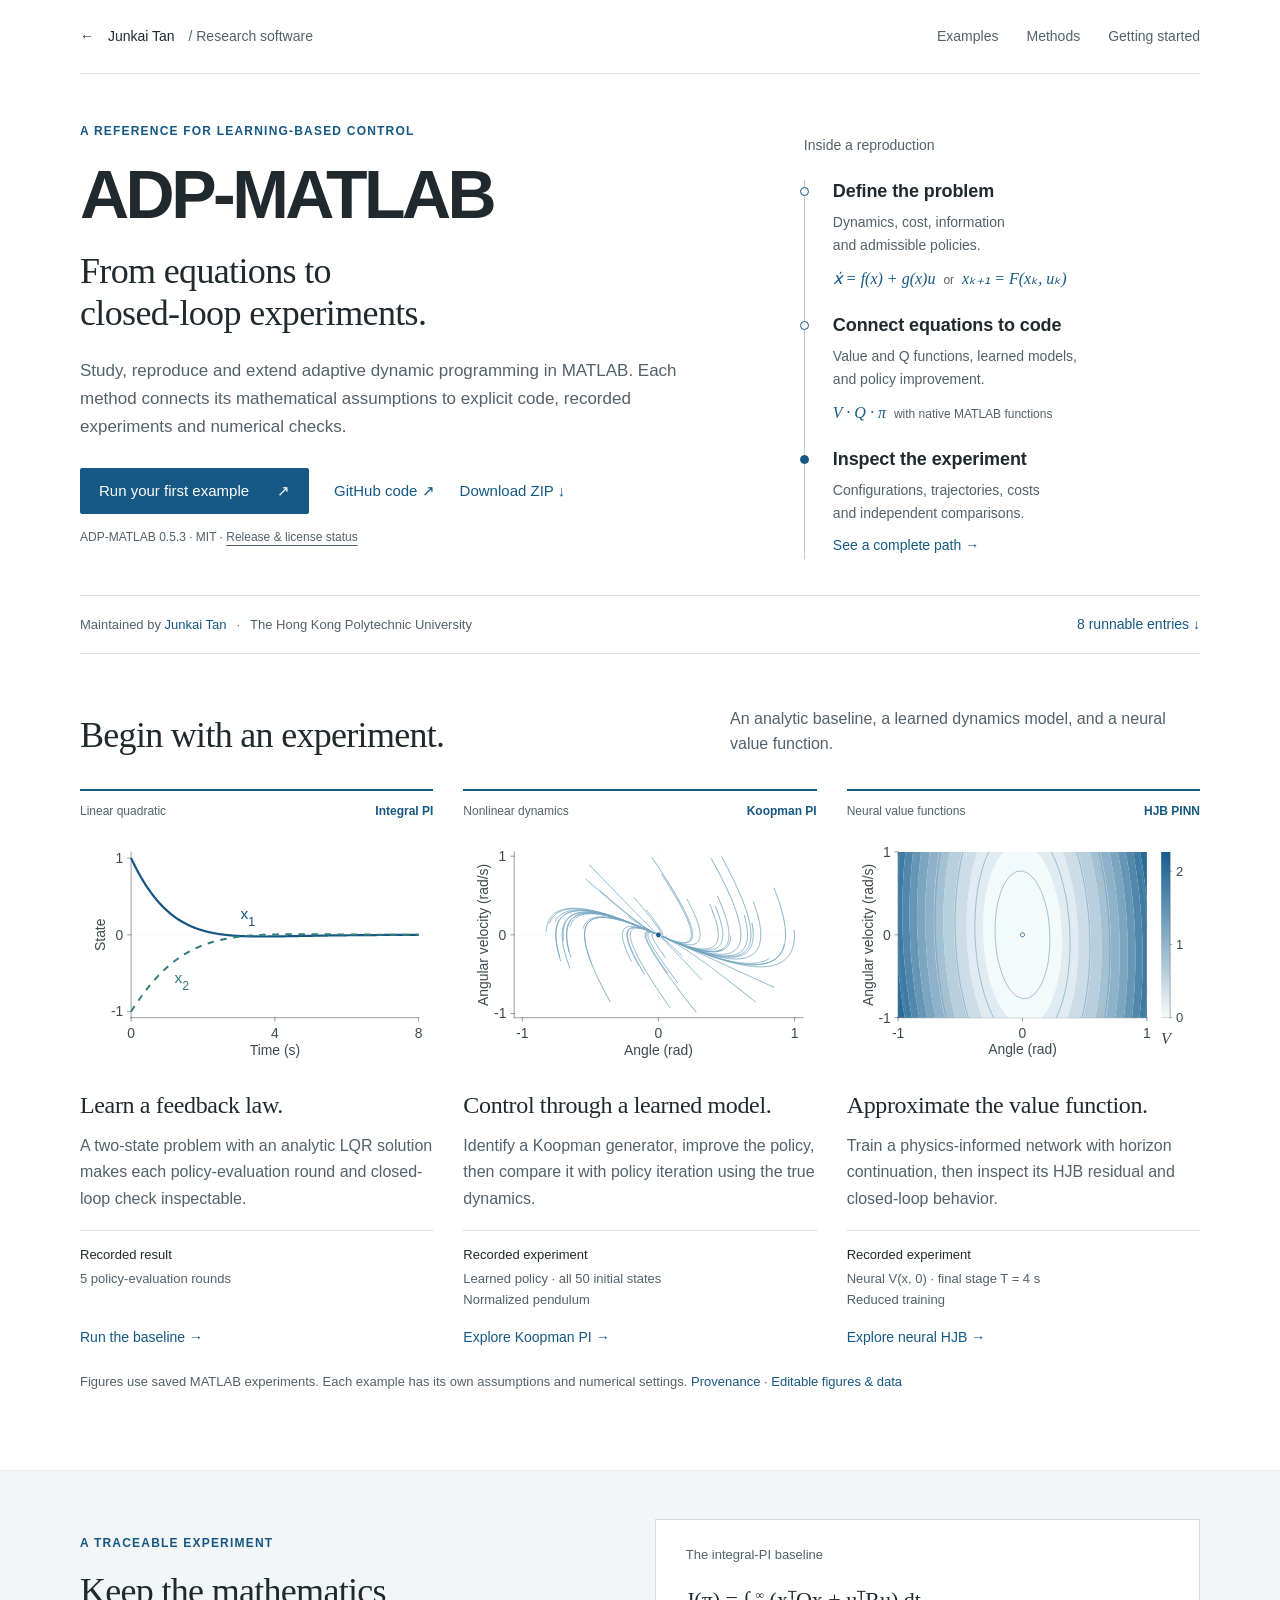
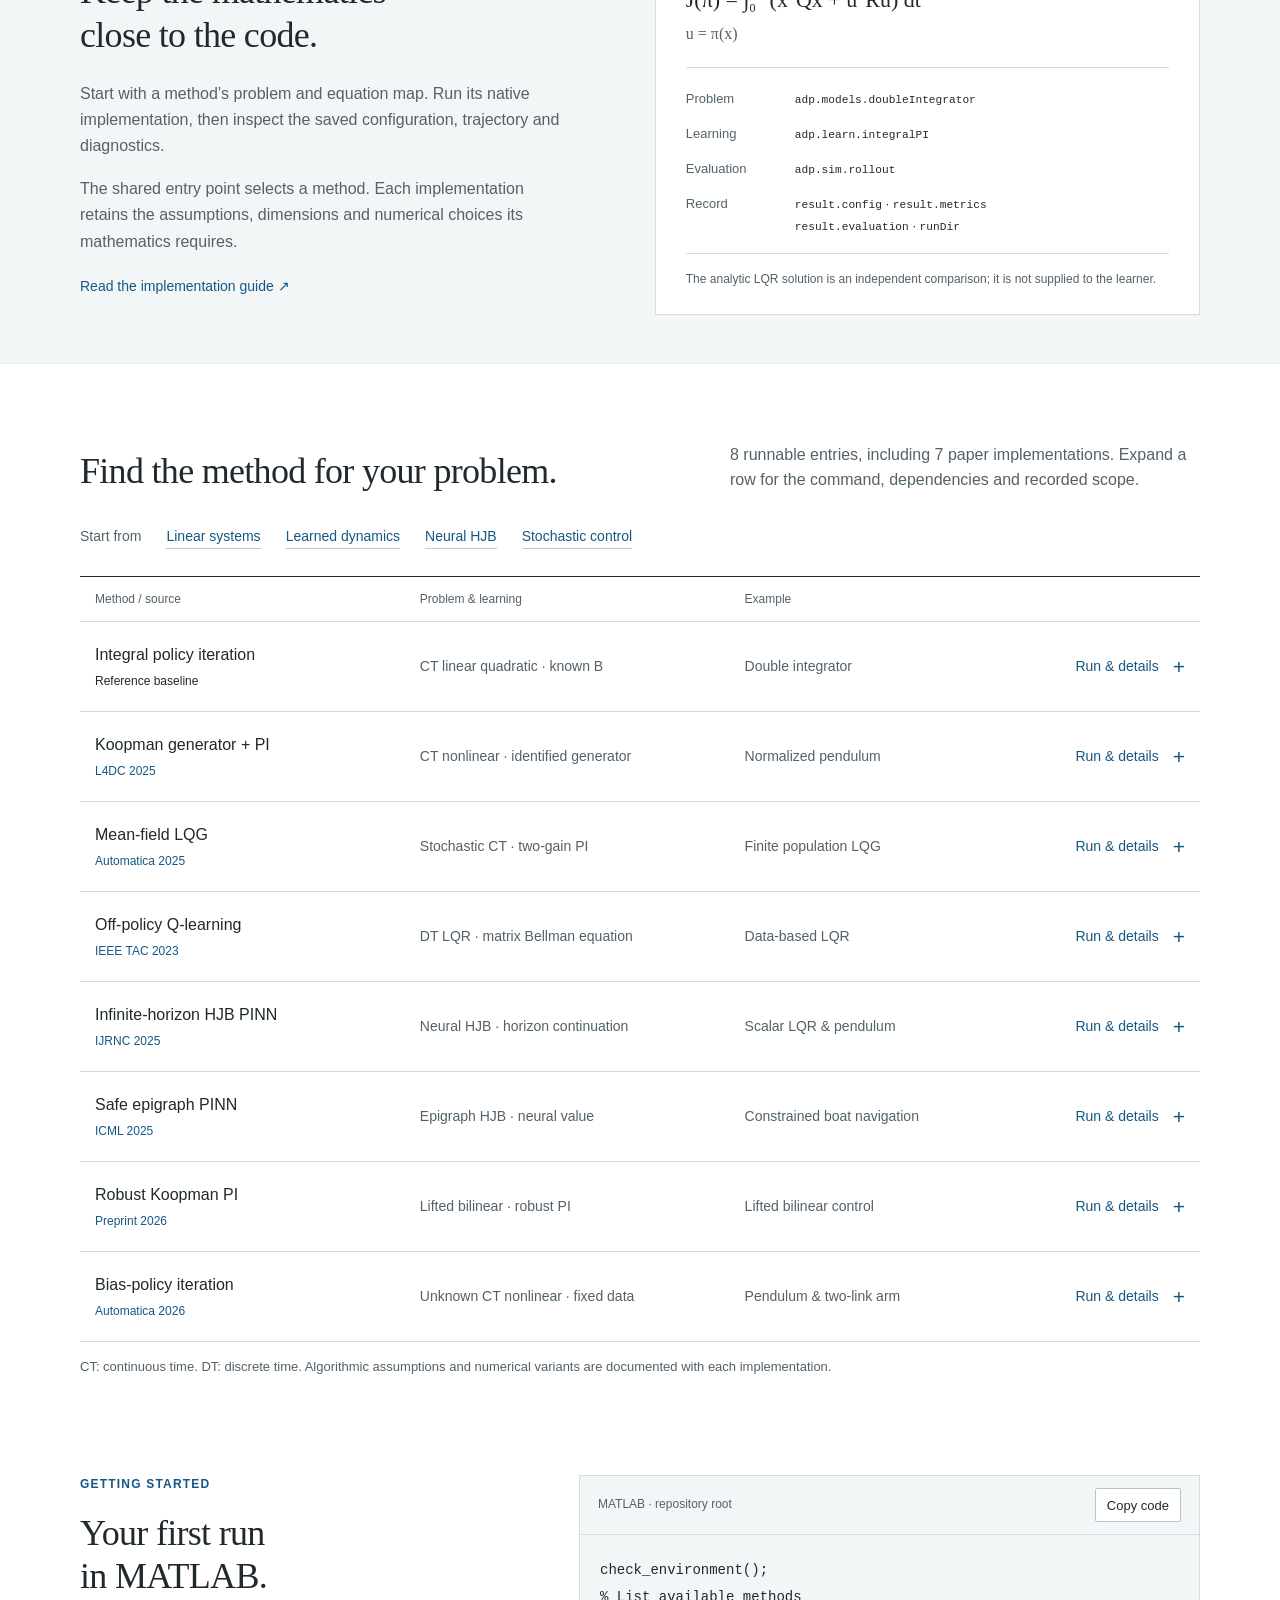
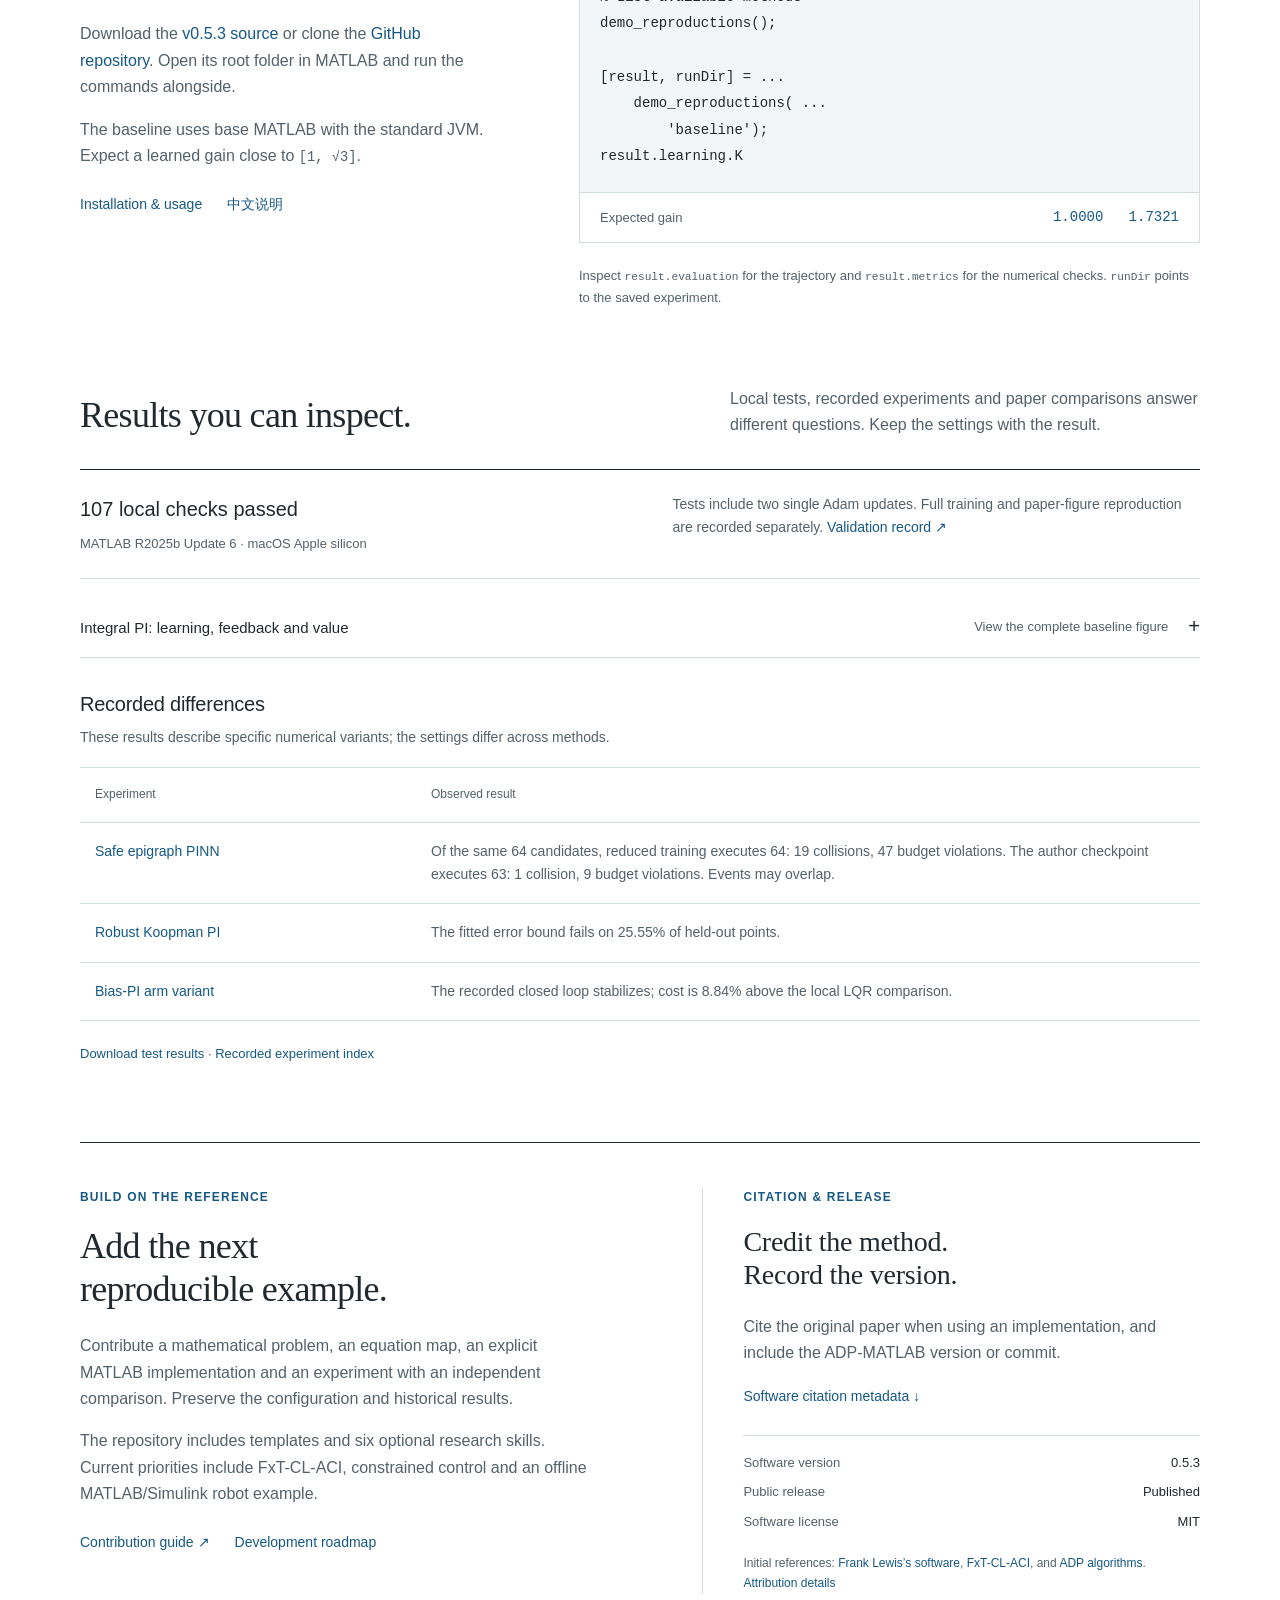
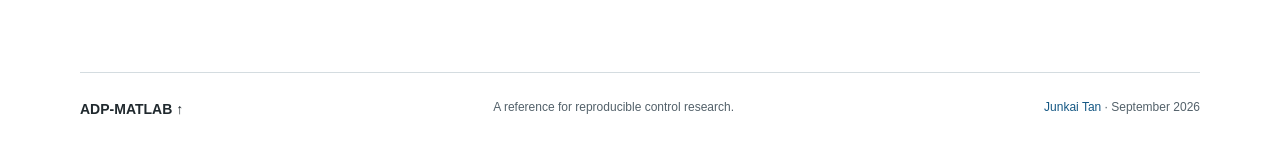
<file: website/rendered/index.html>
<!doctype html>
<html lang="en">
<head>
  <meta charset="utf-8">
  <meta name="viewport" content="width=device-width,initial-scale=1">
  <meta name="theme-color" content="#ffffff">
  <title>ADP-MATLAB — From equations to closed-loop experiments</title>
  <meta name="description" content="Study, reproduce and extend adaptive dynamic programming in MATLAB. Explore policy iteration, Koopman and neural HJB methods with equations, runnable code and recorded experiments.">
  <meta name="robots" content="noindex,nofollow">
  <link rel="icon" href="https://tanjunkai2001.github.io/assets/img/visit.png">
  <link rel="stylesheet" href="assets/adp-project/project.css">
</head>
<body>
  <a class="skip-link" href="#main">Skip to content</a>
  <div class="site-top page-width"><a class="home-link" href="https://tanjunkai2001.github.io/"><span aria-hidden="true">←</span> Junkai Tan <span class="home-label">/ Research software</span></a><nav aria-label="Project navigation"><a href="#examples">Examples</a><a href="#methods">Methods</a><a href="#quick-start">Getting started</a></nav></div>
  <main id="main"><header class="project-intro page-width">
  <div class="intro-copy">
    <p class="eyebrow">A reference for learning-based control</p>
    <h1>ADP-MATLAB</h1>
    <p class="intro-title">From equations to<br>closed-loop experiments.</p>
    <p class="intro-description">Study, reproduce and extend adaptive dynamic programming in MATLAB. Each method connects its mathematical assumptions to explicit code, recorded experiments and numerical checks.</p>
    <div class="intro-actions"><a class="button-primary" href="#quick-start">Run your first example <span aria-hidden="true">↗</span></a><a class="source-link" href="https://github.com/tanjunkai2001/adp-matlab">GitHub code <span aria-hidden="true">↗</span></a><a class="source-link" href="https://github.com/tanjunkai2001/adp-matlab/archive/refs/tags/v0.5.3.zip">Download ZIP <span aria-hidden="true">↓</span></a></div>
    <p class="release-note">ADP-MATLAB 0.5.3 · MIT · <a href="#citation">Release &amp; license status</a></p>
  </div>
  <aside class="research-thread" aria-label="How the reference is organized">
    <p class="thread-title">Inside a reproduction</p>
    <ol>
      <li><span class="thread-marker" aria-hidden="true"></span><h2>Define the problem</h2><p>Dynamics, cost, information<br>and admissible policies.</p><span class="math-note">ẋ = f(x) + g(x)u <span>or</span> xₖ₊₁ = F(xₖ, uₖ)</span></li>
      <li><span class="thread-marker" aria-hidden="true"></span><h2>Connect equations to code</h2><p>Value and Q functions, learned models,<br>and policy improvement.</p><span class="math-note">V · Q · π <span>with native MATLAB functions</span></span></li>
      <li><span class="thread-marker" aria-hidden="true"></span><h2>Inspect the experiment</h2><p>Configurations, trajectories, costs<br>and independent comparisons.</p><a href="#workflow">See a complete path <span aria-hidden="true">→</span></a></li>
    </ol>
  </aside>
</header>
<div class="project-byline page-width"><p>Maintained by <a href="https://tanjunkai2001.github.io/">Junkai Tan</a><span class="byline-separator">·</span>The Hong Kong Polytechnic University</p><a href="#methods">8 runnable entries <span aria-hidden="true">↓</span></a></div>

<section id="examples" class="page-width section-block">
  <div class="section-heading"><h2>Begin with an experiment.</h2><p>An analytic baseline, a learned dynamics model, and a neural value function.</p></div>
  <div class="example-grid">
    <article class="example" id="example-baseline">
      <div class="example-caption-top"><span class="category">Linear quadratic</span><span class="example-index">Integral PI</span></div>
      <a class="figure-link" href="#method-baseline" aria-label="View the integral policy iteration example"><img src="assets/adp-project/example-linear.svg" width="600" height="390" alt="Recorded double-integrator states converge toward zero under the learned policy." fetchpriority="high"></a>
      <h3>Learn a feedback law.</h3><p>A two-state problem with an analytic LQR solution makes each policy-evaluation round and closed-loop check inspectable.</p>
      <p class="result-line"><span>Recorded result</span>5 policy-evaluation rounds</p>
      <a class="text-link" href="#method-baseline">Run the baseline <span aria-hidden="true">→</span></a>
    </article>
    <article class="example" id="example-koopman">
      <div class="example-caption-top"><span class="category">Nonlinear dynamics</span><span class="example-index">Koopman PI</span></div>
      <a class="figure-link" href="#method-koopman_l4dc2025" aria-label="View the Koopman policy iteration example"><img src="assets/adp-project/example-koopman.svg" width="600" height="390" alt="Fifty recorded pendulum trajectories approach the equilibrium under a policy learned with a Koopman generator." loading="lazy"></a>
      <h3>Control through a learned model.</h3><p>Identify a Koopman generator, improve the policy, then compare it with policy iteration using the true dynamics.</p>
      <p class="result-line"><span>Recorded experiment</span>Learned policy · all 50 initial states<br>Normalized pendulum</p>
      <a class="text-link" href="#method-koopman_l4dc2025">Explore Koopman PI <span aria-hidden="true">→</span></a>
    </article>
    <article class="example" id="example-pinn">
      <div class="example-caption-top"><span class="category">Neural value functions</span><span class="example-index">HJB PINN</span></div>
      <a class="figure-link" href="#method-pinn_infinite_horizon2025" aria-label="View the neural HJB example"><img src="assets/adp-project/example-pinn.svg" width="600" height="390" alt="Contours of the recorded trained pendulum value function, evaluated on the common grid at continuation horizon four." loading="lazy"></a>
      <h3>Approximate the value function.</h3><p>Train a physics-informed network with horizon continuation, then inspect its HJB residual and closed-loop behavior.</p>
      <p class="result-line"><span>Recorded experiment</span>Neural V(x, 0) · final stage T = 4 s<br>Reduced training</p>
      <a class="text-link" href="#method-pinn_infinite_horizon2025">Explore neural HJB <span aria-hidden="true">→</span></a>
    </article>
  </div>
  <p class="section-note">Figures use saved MATLAB experiments. Each example has its own assumptions and numerical settings. <a href="assets/adp-project/materials/figure-data.json">Provenance</a> · <a href="assets/adp-project/example-figures.zip" download>Editable figures &amp; data</a></p>
</section>

<section id="workflow" class="workflow-section section-block">
  <div class="page-width workflow-grid">
    <div class="workflow-copy"><p class="eyebrow">A traceable experiment</p><h2>Keep the mathematics <br>close to the code.</h2><p>Start with a method’s problem and equation map. Run its native implementation, then inspect the saved configuration, trajectory and diagnostics.</p><p>The shared entry point selects a method. Each implementation retains the assumptions, dimensions and numerical choices its mathematics requires.</p><a class="text-link" href="assets/adp-project/materials/implemented-api.md">Read the implementation guide <span aria-hidden="true">↗</span></a></div>
    <div class="workflow-example"><p class="code-label">The integral-PI baseline</p><div class="equation-line" aria-label="The policy minimizes the integrated state and input cost"><span>J(π) = ∫<sub>0</sub><sup>∞</sup> (xᵀQx + uᵀRu) dt</span><span class="equation-note">u = π(x)</span></div>
      <dl class="implementation-path"><div><dt>Problem</dt><dd><code>adp.models.doubleIntegrator</code></dd></div><div><dt>Learning</dt><dd><code>adp.learn.integralPI</code></dd></div><div><dt>Evaluation</dt><dd><code>adp.sim.rollout</code></dd></div><div><dt>Record</dt><dd><code>result.config</code> · <code>result.metrics</code><br><code>result.evaluation</code> · <code>runDir</code></dd></div></dl>
      <p class="workflow-footnote">The analytic LQR solution is an independent comparison; it is not supplied to the learner.</p>
    </div>
  </div>
</section>

<section id="methods" class="page-width section-block">
  <div class="section-heading"><h2>Find the method for your problem.</h2><p>8 runnable entries, including 7 paper implementations. Expand a row for the command, dependencies and recorded scope.</p></div>
  <div class="method-routes" aria-label="Suggested starting points"><span>Start from</span><a href="#method-baseline">Linear systems</a><a href="#method-koopman_l4dc2025">Learned dynamics</a><a href="#method-pinn_infinite_horizon2025">Neural HJB</a><a href="#method-meanfield_lqg2025">Stochastic control</a></div>
  <div class="method-table-wrap"><table class="method-table"><caption class="sr-only">Implemented methods and runnable examples</caption><thead><tr><th scope="col">Method / source</th><th scope="col">Problem &amp; learning</th><th scope="col">Example</th><th scope="col"><span class="sr-only">Run instructions</span></th></tr></thead><tbody class="method-group" id="method-baseline"><tr class="method-summary"><th scope="row" id="label-baseline">Integral policy iteration<small>Reference baseline</small></th><td data-label="Problem">CT linear quadratic · known B</td><td data-label="Example">Double integrator</td><td><button type="button" class="method-toggle" aria-expanded="false" aria-controls="panel-baseline" aria-label="Run and details: Integral policy iteration">Run &amp; details</button></td></tr><tr class="method-panel" id="panel-baseline" hidden><td colspan="4"><div class="method-content" aria-labelledby="label-baseline">
<p>Analytic LQR comparator; two-state example.</p><p class="method-outcome">The saved baseline reaches the analytic LQR gain in five policy-evaluation rounds; the final gain error is 8.37e-14.</p><dl class="method-facts"><div><dt>Products</dt><dd>MATLAB</dd></div><div><dt>Native function</dt><dd><code>demo_integral_pi</code></dd></div><div><dt>Local checks</dt><dd>46 recorded passing tests</dd></div></dl>
<div class="code-block"><div class="code-toolbar"><span>Run from the repository root</span><button type="button" data-copy="code-baseline">Copy</button></div><pre id="code-baseline"><code>demo_reproductions( ...
    &#x27;baseline&#x27;);</code></pre><p class="copy-status" role="status" aria-live="polite"></p></div>
<p class="material-links"><a href="assets/adp-project/materials/code/demo_integral_pi.m.txt">Entry source (.m)</a><a href="assets/adp-project/materials/notes/baseline.md" download>Equation notes (.md)</a><a href="assets/adp-project/materials/records/baseline.json" download>Experiment &amp; checks (.json)</a></p></div></td></tr></tbody>
<tbody class="method-group" id="method-koopman_l4dc2025"><tr class="method-summary"><th scope="row" id="label-koopman_l4dc2025">Koopman generator + PI<small><a href="https://proceedings.mlr.press/v283/zeng25a.html">L4DC 2025</a></small></th><td data-label="Problem">CT nonlinear · identified generator</td><td data-label="Example">Normalized pendulum</td><td><button type="button" class="method-toggle" aria-expanded="false" aria-controls="panel-koopman_l4dc2025" aria-label="Run and details: Koopman generator + PI">Run &amp; details</button></td></tr><tr class="method-panel" id="panel-koopman_l4dc2025" hidden><td colspan="4"><div class="method-content" aria-labelledby="label-koopman_l4dc2025">
<p>Normalized pendulum variant; not every paper table.</p><p class="method-outcome">Fifty recorded closed-loop trajectories have a maximum terminal state norm of 1.23e-3. Average cumulative cost across the 50 initial states is compared with true-model PI: the maximum absolute difference over 0–10 s is 3.15e-5.</p><dl class="method-facts"><div><dt>Products</dt><dd>MATLAB</dd></div><div><dt>Native function</dt><dd><code>demo_koopman</code></dd></div><div><dt>Local checks</dt><dd>8 recorded passing tests</dd></div></dl>
<div class="code-block"><div class="code-toolbar"><span>Run from the repository root</span><button type="button" data-copy="code-koopman_l4dc2025">Copy</button></div><pre id="code-koopman_l4dc2025"><code>demo_reproductions( ...
    &#x27;koopman_l4dc2025&#x27;);</code></pre><p class="copy-status" role="status" aria-live="polite"></p></div>
<p class="material-links"><a href="assets/adp-project/materials/code/demo_koopman.m.txt">Entry source (.m)</a><a href="assets/adp-project/materials/notes/koopman_l4dc2025.md" download>Equation notes (.md)</a><a href="assets/adp-project/materials/records/koopman_l4dc2025.md" download>Experiment &amp; checks (.md)</a><a href="https://proceedings.mlr.press/v283/zeng25a.html">Original paper</a></p></div></td></tr></tbody>
<tbody class="method-group" id="method-meanfield_lqg2025"><tr class="method-summary"><th scope="row" id="label-meanfield_lqg2025">Mean-field LQG<small><a href="https://doi.org/10.1016/j.automatica.2024.111924">Automatica 2025</a></small></th><td data-label="Problem">Stochastic CT · two-gain PI</td><td data-label="Example">Finite population LQG</td><td><button type="button" class="method-toggle" aria-expanded="false" aria-controls="panel-meanfield_lqg2025" aria-label="Run and details: Mean-field LQG">Run &amp; details</button></td></tr><tr class="method-panel" id="panel-meanfield_lqg2025" hidden><td colspan="4"><div class="method-content" aria-labelledby="label-meanfield_lqg2025">
<p>Finite-sample social optimization; low-sample failures retained.</p><p class="method-outcome">The documented 4,000-path run reports gain errors of approximately 0.53% and 0.85%. Low-sample failures and independent training repeats are retained.</p><dl class="method-facts"><div><dt>Products</dt><dd>MATLAB</dd></div><div><dt>Native function</dt><dd><code>demo_meanfield_lqg2025</code></dd></div><div><dt>Local checks</dt><dd>8 recorded passing tests</dd></div></dl>
<p class="section-note">The default example uses 100 training paths. The saved 0.53% / 0.85% gain errors come from a separate 4,000-path record.</p><div class="code-block"><div class="code-toolbar"><span>Default: 100 training paths</span><button type="button" data-copy="code-meanfield_lqg2025">Copy</button></div><pre id="code-meanfield_lqg2025"><code>demo_reproductions( ...
    &#x27;meanfield_lqg2025&#x27;);</code></pre><p class="copy-status" role="status" aria-live="polite"></p></div><p class="section-note">This existing procedure pools batches under a common probe and fits at 100, 400, 1,000 and 4,000 paths. A small-sample fit may stop it before 4,000. Exact replay of the historical numbers still needs the archived configuration and data; see the run guide.</p><div class="code-block"><div class="code-toolbar"><span>Precision procedure: 40 × 100 paths</span><button type="button" data-copy="code-meanfield_lqg2025-2">Copy</button></div><pre id="code-meanfield_lqg2025-2"><code>addpath(fullfile(pwd, ...
    &#x27;reproductions&#x27;,&#x27;meanfield_lqg2025&#x27;));
runId = char(datetime(&#x27;now&#x27;, ...
    &#x27;Format&#x27;,&#x27;yyyyMMdd-HHmmss-SSS&#x27;));
outputDir = fullfile(pwd,&#x27;runs&#x27;, ...
    [&#x27;meanfield-precision-&#x27; runId]);
precision = mf_precision_check( ...
    outputDir,mf_config(),40);</code></pre><p class="copy-status" role="status" aria-live="polite"></p></div>
<p class="material-links"><a href="assets/adp-project/materials/code/demo_meanfield_lqg2025.m.txt">Entry source (.m)</a><a href="assets/adp-project/materials/notes/meanfield_lqg2025.md" download>Equation notes (.md)</a><a href="assets/adp-project/materials/records/meanfield_lqg2025.md" download>Experiment &amp; checks (.md)</a><a href="assets/adp-project/materials/guides/meanfield_lqg2025.md" download>Run guide (.md)</a><a href="https://doi.org/10.1016/j.automatica.2024.111924">Original paper</a></p></div></td></tr></tbody>
<tbody class="method-group" id="method-qlearning_tac2023"><tr class="method-summary"><th scope="row" id="label-qlearning_tac2023">Off-policy Q-learning<small><a href="https://doi.org/10.1109/TAC.2023.3235967">IEEE TAC 2023</a></small></th><td data-label="Problem">DT LQR · matrix Bellman equation</td><td data-label="Example">Data-based LQR</td><td><button type="button" class="method-toggle" aria-expanded="false" aria-controls="panel-qlearning_tac2023" aria-label="Run and details: Off-policy Q-learning">Run &amp; details</button></td></tr><tr class="method-panel" id="panel-qlearning_tac2023" hidden><td colspan="4"><div class="method-content" aria-labelledby="label-qlearning_tac2023">
<p>Data-based LQR; explicit MIMO initialization variant.</p><p class="method-outcome">The implementation documents a data-based stabilizing initialization, a discrete LQR comparison, and an explicit MIMO initialization variant. The linked record contains local checks.</p><dl class="method-facts"><div><dt>Products</dt><dd>MATLAB, Control System Toolbox</dd></div><div><dt>Native function</dt><dd><code>demo_qlearning_tac2023</code></dd></div><div><dt>Local checks</dt><dd>7 recorded passing tests</dd></div></dl>
<div class="code-block"><div class="code-toolbar"><span>Run from the repository root</span><button type="button" data-copy="code-qlearning_tac2023">Copy</button></div><pre id="code-qlearning_tac2023"><code>demo_reproductions( ...
    &#x27;qlearning_tac2023&#x27;);</code></pre><p class="copy-status" role="status" aria-live="polite"></p></div>
<p class="material-links"><a href="assets/adp-project/materials/code/demo_qlearning_tac2023.m.txt">Entry source (.m)</a><a href="assets/adp-project/materials/notes/qlearning_tac2023.md" download>Equation notes (.md)</a><a href="assets/adp-project/materials/records/qlearning_tac2023.json" download>Experiment &amp; checks (.json)</a><a href="https://doi.org/10.1109/TAC.2023.3235967">Original paper</a></p></div></td></tr></tbody>
<tbody class="method-group" id="method-pinn_infinite_horizon2025"><tr class="method-summary"><th scope="row" id="label-pinn_infinite_horizon2025">Infinite-horizon HJB PINN<small><a href="https://doi.org/10.1002/rnc.70028">IJRNC 2025</a></small></th><td data-label="Problem">Neural HJB · horizon continuation</td><td data-label="Example">Scalar LQR &amp; pendulum</td><td><button type="button" class="method-toggle" aria-expanded="false" aria-controls="panel-pinn_infinite_horizon2025" aria-label="Run and details: Infinite-horizon HJB PINN">Run &amp; details</button></td></tr><tr class="method-panel" id="panel-pinn_infinite_horizon2025" hidden><td colspan="4"><div class="method-content" aria-labelledby="label-pinn_infinite_horizon2025">
<p>Reduced LQR/pendulum training; corrected quartic cost identified.</p><p class="method-outcome">The saved reduced pendulum experiment completes four closed-loop evaluations at each continuation horizon, from 1 through 4. The figure shows the trained value on the common grid at horizon 4.</p><dl class="method-facts"><div><dt>Products</dt><dd>MATLAB, Deep Learning Toolbox</dd></div><div><dt>Native function</dt><dd><code>run_pinn_reproduction</code></dd></div><div><dt>Local checks</dt><dd>5 recorded passing tests</dd></div></dl>
<p class="section-note">Smoke trains scalar LQR at horizon 1 and pendulum at horizons 1–2 for 10 updates each, plus two 12-update prefix checks.</p><div class="code-block"><div class="code-toolbar"><span>Short workflow: smoke</span><button type="button" data-copy="code-pinn_infinite_horizon2025">Copy</button></div><pre id="code-pinn_infinite_horizon2025"><code>demo_reproductions( ...
    &#x27;pinn_infinite_horizon2025&#x27;, ...
    &#x27;smoke&#x27;);</code></pre><p class="copy-status" role="status" aria-live="polite"></p></div><p class="section-note">The horizon-4 figure uses reduced training: 2,000 LQR updates and 3,000 per pendulum horizon, 1–4. This is the smaller network experiment, not the full paper schedule.</p><div class="code-block"><div class="code-toolbar"><span>Figure configuration: reduced</span><button type="button" data-copy="code-pinn_infinite_horizon2025-2">Copy</button></div><pre id="code-pinn_infinite_horizon2025-2"><code>[result,runDir] = demo_reproductions( ...
    &#x27;pinn_infinite_horizon2025&#x27;, ...
    &#x27;reduced&#x27;);</code></pre><p class="copy-status" role="status" aria-live="polite"></p></div>
<p class="material-links"><a href="assets/adp-project/materials/code/run_pinn_reproduction.m.txt">Entry source (.m)</a><a href="assets/adp-project/materials/notes/pinn_infinite_horizon2025.md" download>Equation notes (.md)</a><a href="assets/adp-project/materials/records/pinn_infinite_horizon2025.json" download>Experiment &amp; checks (.json)</a><a href="assets/adp-project/materials/guides/pinn_infinite_horizon2025.md" download>Run guide (.md)</a><a href="https://doi.org/10.1002/rnc.70028">Original paper</a></p></div></td></tr></tbody>
<tbody class="method-group" id="method-safe_pinn_icml2025"><tr class="method-summary"><th scope="row" id="label-safe_pinn_icml2025">Safe epigraph PINN<small><a href="https://proceedings.mlr.press/v267/tayal25a.html">ICML 2025</a></small></th><td data-label="Problem">Epigraph HJB · neural value</td><td data-label="Example">Constrained boat navigation</td><td><button type="button" class="method-toggle" aria-expanded="false" aria-controls="panel-safe_pinn_icml2025" aria-label="Run and details: Safe epigraph PINN">Run &amp; details</button></td></tr><tr class="method-panel" id="panel-safe_pinn_icml2025" hidden><td colspan="4"><div class="method-content" aria-labelledby="label-safe_pinn_icml2025">
<p>Boat example; collision and budget violations remain.</p><p class="method-outcome">Of the same 64 candidates, reduced training executes 64: 19 collisions, 47 budget violations. The author checkpoint executes 63: 1 collision, 9 budget violations. Events may overlap.</p><dl class="method-facts"><div><dt>Products</dt><dd>MATLAB, Deep Learning Toolbox</dd></div><div><dt>Native function</dt><dd><code>demo_safe_pinn</code></dd></div><div><dt>Local checks</dt><dd>13 recorded passing tests</dd></div></dl>
<p class="section-note">This trains and evaluates a new MATLAB network. The run guide below separately explains author-checkpoint inference using external converted weights and an existing result.mat with the comparison inputs.</p><div class="code-block"><div class="code-toolbar"><span>Reduced training: 5,000 updates</span><button type="button" data-copy="code-safe_pinn_icml2025">Copy</button></div><pre id="code-safe_pinn_icml2025"><code>outputRoot = fullfile( ...
    pwd,&#x27;runs&#x27;,&#x27;safe_pinn_icml2025&#x27;);
[result,runDir] = demo_reproductions( ...
    &#x27;safe_pinn_icml2025&#x27;, ...
    outputRoot,5000);</code></pre><p class="copy-status" role="status" aria-live="polite"></p></div>
<p class="material-links"><a href="assets/adp-project/materials/code/demo_safe_pinn.m.txt">Entry source (.m)</a><a href="assets/adp-project/materials/notes/safe_pinn_icml2025.md" download>Equation notes (.md)</a><a href="assets/adp-project/materials/records/safe_pinn_icml2025.md" download>Experiment &amp; checks (.md)</a><a href="assets/adp-project/materials/guides/safe_pinn_icml2025.md" download>Run guide (.md)</a><a href="https://proceedings.mlr.press/v267/tayal25a.html">Original paper</a></p></div></td></tr></tbody>
<tbody class="method-group" id="method-robust_koopman2026"><tr class="method-summary"><th scope="row" id="label-robust_koopman2026">Robust Koopman PI<small><a href="https://arxiv.org/abs/2604.05633">Preprint 2026</a></small></th><td data-label="Problem">Lifted bilinear · robust PI</td><td data-label="Example">Lifted bilinear control</td><td><button type="button" class="method-toggle" aria-expanded="false" aria-controls="panel-robust_koopman2026" aria-label="Run and details: Robust Koopman PI">Run &amp; details</button></td></tr><tr class="method-panel" id="panel-robust_koopman2026" hidden><td colspan="4"><div class="method-content" aria-labelledby="label-robust_koopman2026">
<p>Held-out error bound fails on 25.55% of points.</p><p class="method-outcome">The fitted error bound fails on 25.55% of held-out points in the preserved evaluation.</p><dl class="method-facts"><div><dt>Products</dt><dd>MATLAB</dd></div><div><dt>Native function</dt><dd><code>demo_robust_koopman</code></dd></div><div><dt>Local checks</dt><dd>8 recorded passing tests</dd></div></dl>
<div class="code-block"><div class="code-toolbar"><span>Run from the repository root</span><button type="button" data-copy="code-robust_koopman2026">Copy</button></div><pre id="code-robust_koopman2026"><code>demo_reproductions( ...
    &#x27;robust_koopman2026&#x27;);</code></pre><p class="copy-status" role="status" aria-live="polite"></p></div>
<p class="material-links"><a href="assets/adp-project/materials/code/demo_robust_koopman.m.txt">Entry source (.m)</a><a href="assets/adp-project/materials/notes/robust_koopman2026.md" download>Equation notes (.md)</a><a href="assets/adp-project/materials/records/robust_koopman2026.md" download>Experiment &amp; checks (.md)</a><a href="https://arxiv.org/abs/2604.05633">Original paper</a></p></div></td></tr></tbody>
<tbody class="method-group" id="method-bias_pi_automatica2026"><tr class="method-summary"><th scope="row" id="label-bias_pi_automatica2026">Bias-policy iteration<small><a href="https://doi.org/10.1016/j.automatica.2026.112821">Automatica 2026</a></small></th><td data-label="Problem">Unknown CT nonlinear · fixed data</td><td data-label="Example">Pendulum &amp; two-link arm</td><td><button type="button" class="method-toggle" aria-expanded="false" aria-controls="panel-bias_pi_automatica2026" aria-label="Run and details: Bias-policy iteration">Run &amp; details</button></td></tr><tr class="method-panel" id="panel-bias_pi_automatica2026" hidden><td colspan="4"><div class="method-content" aria-labelledby="label-bias_pi_automatica2026">
<p>Pendulum/arm variants; arm cost is 8.84% above local LQR.</p><p class="method-outcome">The recorded arm variant stabilizes, with cost 8.84% above the local LQR comparison.</p><dl class="method-facts"><div><dt>Products</dt><dd>MATLAB; optional: Control System Toolbox</dd></div><div><dt>Native function</dt><dd><code>demo_bias_pi</code></dd></div><div><dt>Local checks</dt><dd>12 recorded passing tests</dd></div></dl>
<div class="code-block"><div class="code-toolbar"><span>Default: pendulum</span><button type="button" data-copy="code-bias_pi_automatica2026">Copy</button></div><pre id="code-bias_pi_automatica2026"><code>demo_reproductions( ...
    &#x27;bias_pi_automatica2026&#x27;);</code></pre><p class="copy-status" role="status" aria-live="polite"></p></div><p class="section-note">The displayed 8.84% cost gap belongs to this local-multistart arm variant over five seconds. Its LQR comparison requires Control System Toolbox.</p><div class="code-block"><div class="code-toolbar"><span>Recorded arm variant</span><button type="button" data-copy="code-bias_pi_automatica2026-2">Copy</button></div><pre id="code-bias_pi_automatica2026-2"><code>[result,runDir] = demo_reproductions( ...
    &#x27;bias_pi_automatica2026&#x27;, ...
    [],struct(&#x27;example&#x27;,&#x27;arm&#x27;));</code></pre><p class="copy-status" role="status" aria-live="polite"></p></div>
<p class="material-links"><a href="assets/adp-project/materials/code/demo_bias_pi.m.txt">Entry source (.m)</a><a href="assets/adp-project/materials/notes/bias_pi_automatica2026.md" download>Equation notes (.md)</a><a href="assets/adp-project/materials/records/bias_pi_automatica2026.md" download>Experiment &amp; checks (.md)</a><a href="assets/adp-project/materials/guides/bias_pi_automatica2026.md" download>Run guide (.md)</a><a href="https://doi.org/10.1016/j.automatica.2026.112821">Original paper</a></p></div></td></tr></tbody></table></div><p class="section-note method-table-note">CT: continuous time. DT: discrete time. Algorithmic assumptions and numerical variants are documented with each implementation.</p>
</section>

<section id="quick-start" class="page-width section-block start-section">
  <div class="start-copy"><p class="eyebrow">Getting started</p><h2>Your first run <br>in MATLAB.</h2><p>Download the <a href="https://github.com/tanjunkai2001/adp-matlab/archive/refs/tags/v0.5.3.zip">v0.5.3 source</a> or clone the <a href="https://github.com/tanjunkai2001/adp-matlab">GitHub repository</a>. Open its root folder in MATLAB and run the commands alongside.</p><p>The baseline uses base MATLAB with the standard JVM. Expect a learned gain close to <code>[1, √3]</code>.</p><p class="start-links"><a href="assets/adp-project/materials/getting-started.md">Installation &amp; usage</a><a href="assets/adp-project/materials/readme-zh.md" lang="zh-CN">中文说明</a></p></div>
  <div class="start-code"><div class="code-block"><div class="code-toolbar"><span>MATLAB · repository root</span><button type="button" data-copy="baseline-code">Copy code</button></div><pre id="baseline-code"><code>check_environment();
% List available methods
demo_reproductions();

[result, runDir] = ...
    demo_reproductions( ...
        'baseline');
result.learning.K</code></pre><p class="copy-status" role="status" aria-live="polite"></p></div><div class="expected-output"><span>Expected gain</span><code>1.0000 &nbsp; 1.7321</code></div><p class="section-note">Inspect <code>result.evaluation</code> for the trajectory and <code>result.metrics</code> for the numerical checks. <code>runDir</code> points to the saved experiment.</p></div>
</section>

<section id="results" class="page-width section-block">
  <div class="section-heading"><h2>Results you can inspect.</h2><p>Local tests, recorded experiments and paper comparisons answer different questions. Keep the settings with the result.</p></div>
  <div class="evidence-summary"><p><strong>107 local checks passed</strong><span>MATLAB R2025b Update 6 · macOS Apple silicon</span></p><p>Tests include two single Adam updates. Full training and paper-figure reproduction are recorded separately. <a href="assets/adp-project/materials/validation.md">Validation record <span aria-hidden="true">↗</span></a></p></div>
  <details class="baseline-figure"><summary><span>Integral PI: learning, feedback and value</span><span class="disclosure-hint">View the complete baseline figure</span></summary><div class="baseline-figure-content"><picture><source media="(max-width:700px)" srcset="assets/adp-project/adp-control-hero-mobile.svg" width="425" height="962"><img src="assets/adp-project/adp-control-hero.svg" width="1051" height="318" alt="Integral policy iteration gain error, recorded phase trajectory and normalized cost–value decomposition." loading="lazy"></picture><p>Double integrator, Q = I, R = 1, x₀ = [1, −1]ᵀ. Contours use the analytic LQR value. Final gain error: 8.37 × 10<sup>−14</sup>; eight-second cost: 1.4641008. <a href="assets/adp-project/adp-control-hero.pdf">PDF</a> · <a href="assets/adp-project/adp-control-hero-source.zip" download>Editable figure &amp; data</a></p></div></details>
  <div class="section-subheading"><h3>Recorded differences</h3><p>These results describe specific numerical variants; the settings differ across methods.</p></div>
  <div class="results-wrap"><table class="results-table"><thead><tr><th scope="col">Experiment</th><th scope="col">Observed result</th></tr></thead><tbody><tr><th scope="row"><a href="#method-safe_pinn_icml2025">Safe epigraph PINN</a></th><td>Of the same 64 candidates, reduced training executes 64: 19 collisions, 47 budget violations. The author checkpoint executes 63: 1 collision, 9 budget violations. Events may overlap.</td></tr><tr><th scope="row"><a href="#method-robust_koopman2026">Robust Koopman PI</a></th><td>The fitted error bound fails on 25.55% of held-out points.</td></tr><tr><th scope="row"><a href="#method-bias_pi_automatica2026">Bias-PI arm variant</a></th><td>The recorded closed loop stabilizes; cost is 8.84% above the local LQR comparison.</td></tr></tbody></table></div>
  <p class="section-note"><a href="assets/adp-project/materials/matlab-tests.csv">Download test results</a> · <a href="assets/adp-project/materials/experiment-records.md">Recorded experiment index</a></p>
</section>

<section id="contribute" class="page-width section-block closing-grid">
  <div><p class="eyebrow">Build on the reference</p><h2>Add the next <br>reproducible example.</h2><p>Contribute a mathematical problem, an equation map, an explicit MATLAB implementation and an experiment with an independent comparison. Preserve the configuration and historical results.</p><p>The repository includes templates and six optional research skills. Current priorities include FxT-CL-ACI, constrained control and an offline MATLAB/Simulink robot example.</p><p class="start-links"><a href="assets/adp-project/materials/contributing.md">Contribution guide <span aria-hidden="true">↗</span></a><a href="assets/adp-project/materials/roadmap.md">Development roadmap</a></p></div>
  <div id="citation" class="citation-panel"><p class="eyebrow">Citation &amp; release</p><h3>Credit the method.<br>Record the version.</h3><p>Cite the original paper when using an implementation, and include the ADP-MATLAB version or commit.</p><a class="text-link" href="assets/adp-project/materials/CITATION.cff" download>Software citation metadata <span aria-hidden="true">↓</span></a><dl class="release-facts"><div><dt>Software version</dt><dd>0.5.3</dd></div><div><dt>Public release</dt><dd>Published</dd></div><div><dt>Software license</dt><dd>MIT</dd></div></dl><p class="section-note">Initial references: <a href="https://lewisgroup.uta.edu/code/Software%20from%20Research.htm">Frank Lewis’s software</a>, <a href="https://github.com/tanjunkai2001/FxT-CL-ACI">FxT-CL-ACI</a>, and <a href="https://github.com/lujingweihh/Adaptive-dynamic-programming-algorithms">ADP algorithms</a>. <a href="assets/adp-project/materials/third-party.md">Attribution details</a></p></div>
</section>
</main>
  <footer class="project-footer page-width"><a href="#main">ADP-MATLAB <span aria-hidden="true">↑</span></a><p>A reference for reproducible control research.</p><p><a href="https://tanjunkai2001.github.io/">Junkai Tan</a> · September 2026</p></footer>
  <script src="assets/adp-project/project.js" defer></script>
</body>
</html>
</file>
<file: website/rendered/assets/adp-project/project.css>
:root{--ink:#20292e;--secondary:#53616a;--blue:#155884;--blue-dark:#0d405f;--line:#d4dce0;--soft:#f3f6f7;--serif:Georgia,"Times New Roman",serif;--sans:-apple-system,BlinkMacSystemFont,"Segoe UI",Arial,sans-serif;--mono:ui-monospace,SFMono-Regular,Consolas,"Liberation Mono",monospace;color-scheme:light}
*{box-sizing:border-box}html{scroll-padding-top:28px}body{margin:0;color:var(--ink);background:#fff;font-family:var(--sans);font-size:17px;line-height:1.65;-webkit-font-smoothing:antialiased}a{color:var(--blue);text-decoration:none;text-underline-offset:4px}a:hover{text-decoration:underline}a:focus-visible,button:focus-visible,summary:focus-visible,[tabindex]:focus-visible{outline:2px solid var(--blue);outline-offset:5px}button{font:inherit}h1,h2,h3,p,figure{margin:0}p+p{margin-top:16px}h2,h3{font-weight:500}h2{font-family:var(--serif);font-size:36px;line-height:1.2;letter-spacing:-.7px}h3{font-size:21px;line-height:1.35;letter-spacing:-.25px}.page-width{width:min(1120px,calc(100% - 64px));margin-inline:auto}.site-top{display:flex;align-items:center;justify-content:space-between;gap:24px;padding:25px 0;border-bottom:1px solid var(--line);font-size:14px}.home-link{color:var(--ink)}.home-link>span:first-child{margin-right:10px}.home-label{color:var(--secondary);margin-left:10px}.site-top nav{display:flex;gap:28px}.site-top nav a{color:var(--secondary)}.site-top nav a:hover{color:var(--blue)}.project-intro{display:grid;grid-template-columns:minmax(0,1.6fr) minmax(0,1fr);gap:90px;padding-top:48px;padding-bottom:36px}.eyebrow{font-size:12px;font-weight:600;letter-spacing:1.2px;text-transform:uppercase;color:var(--blue);margin-bottom:17px}h1{font-size:68px;line-height:1.05;letter-spacing:-3.5px;font-weight:650;margin-bottom:20px}.intro-title{font-family:var(--serif);font-size:36px;line-height:1.17;letter-spacing:-.65px;margin:0}.intro-description{max-width:620px;margin-top:22px;font-size:17px;line-height:1.65;color:var(--secondary)}.intro-actions{display:flex;align-items:center;gap:25px;flex-wrap:wrap;margin-top:27px;font-size:15px}.button-primary{display:inline-flex;align-items:center;justify-content:center;gap:28px;min-height:46px;padding:10px 18px;background:var(--blue);color:white;border:1px solid var(--blue);border-radius:2px;text-decoration:none;font-weight:500}.button-primary:hover{background:var(--blue-dark);border-color:var(--blue-dark);text-decoration:none}.source-link{font-weight:500}.evidence-summary a,.text-link,.start-links a,.source-link{white-space:nowrap}.release-note{font-size:12px;line-height:1.6;color:var(--secondary);margin-top:14px}.release-note a{color:inherit;text-decoration:underline}.research-thread{padding-top:5px}.thread-title{font-size:14px;color:var(--secondary);margin-bottom:23px}.research-thread ol{list-style:none;margin:0;padding:0 0 0 20px;border-left:1px solid #b8cbd5}.research-thread li{position:relative;padding:0 0 22px 8px}.research-thread li:last-child{padding-bottom:0}.thread-marker{position:absolute;left:-25px;top:7px;width:9px;height:9px;border:1.5px solid var(--blue);background:#fff;border-radius:50%}.research-thread li:last-child .thread-marker{background:var(--blue)}.research-thread h2{font-family:var(--sans);font-size:18px;font-weight:600;letter-spacing:-.1px;line-height:1.3}.research-thread p{font-size:14px;line-height:1.65;color:var(--secondary);margin-top:7px}.math-note{display:block;margin-top:9px;font-family:var(--serif);font-style:italic;color:var(--blue);font-size:16px}.math-note span{font-family:var(--sans);font-style:normal;font-size:12px;color:var(--secondary);margin-inline:4px}.research-thread li>a{font-size:14px;display:inline-block;margin-top:9px}.project-byline{display:flex;justify-content:space-between;align-items:center;gap:24px;padding:17px 0;border-top:1px solid var(--line);border-bottom:1px solid var(--line);font-size:13px;color:var(--secondary)}.project-byline p{margin:0}.byline-separator{margin:0 10px}.project-byline>a{white-space:nowrap;font-size:14px}.section-block{margin-top:78px;margin-bottom:78px}#examples{margin-top:52px}.section-heading{display:flex;justify-content:space-between;align-items:end;gap:55px;margin-bottom:32px}.section-heading h2{flex:1}.section-heading>p{max-width:470px;flex:1;font-size:16px;color:var(--secondary);line-height:1.6}.example-grid{display:grid;grid-template-columns:repeat(3,minmax(0,1fr));gap:30px}.example{min-width:0;display:flex;flex-direction:column}.example-caption-top{display:flex;justify-content:space-between;align-items:center;gap:10px;padding:12px 0;border-top:2px solid var(--blue);font-size:12px;line-height:1.4}.category{color:var(--secondary)}.example-index{color:var(--blue);font-weight:600;white-space:nowrap}.figure-link{display:block;margin-top:4px;margin-bottom:23px}.figure-link img{display:block;width:100%;height:auto}.figure-link:hover{opacity:.85}.example h3{font-family:var(--serif);font-size:24px;letter-spacing:-.35px}.example>p{font-size:16px;color:var(--secondary);line-height:1.65;margin-top:12px}.example .result-line{font-size:13px;border-top:1px solid var(--line);padding-top:13px;margin-top:18px}.result-line span{display:block;color:var(--ink);font-weight:500;margin-bottom:2px}.example .text-link{font-size:14px;margin-top:auto;padding-top:15px}.text-link{font-weight:500;display:inline-block}.section-note{font-size:13px;line-height:1.65;color:var(--secondary);margin-top:22px}.workflow-section{background:var(--soft);border-top:1px solid #e8edef;border-bottom:1px solid #e8edef;padding:48px 0}.workflow-grid{display:grid;grid-template-columns:1fr 1.12fr;gap:88px;align-items:center}.workflow-copy h2{margin-bottom:24px}.workflow-copy>p:not(.eyebrow){font-size:16px;color:var(--secondary)}.workflow-copy>.text-link{font-size:14px;margin-top:20px}.workflow-example{padding:24px 30px;background:#fff;border:1px solid var(--line)}.code-label{font-size:13px;color:var(--secondary);margin-bottom:17px}.equation-line{border-bottom:1px solid var(--line);padding-bottom:21px;display:flex;flex-direction:column;gap:5px;font-family:var(--serif);font-size:22px;line-height:1.5}.equation-line sup,.equation-line sub{font-size:12px}.equation-note{color:var(--secondary);font-size:16px}.implementation-path{margin:20px 0 16px}.implementation-path>div{display:grid;grid-template-columns:95px 1fr;gap:14px;margin-bottom:13px}.implementation-path dt{font-size:13px;color:var(--secondary)}.implementation-path dd{margin:0;font-size:13px;line-height:1.7;overflow-wrap:anywhere}.workflow-footnote{font-size:12px;line-height:1.6;color:var(--secondary);padding-top:16px;border-top:1px solid var(--line)}.method-routes{display:flex;gap:12px 25px;flex-wrap:wrap;font-size:14px;margin-bottom:27px}.method-routes>span{color:var(--secondary)}.method-routes a{border-bottom:1px solid #b5cbd9}.method-routes a:hover{text-decoration:none;border-color:var(--blue)}table{border-collapse:collapse;width:100%;text-align:left}.method-table-note{margin-top:14px}caption{text-align:left;caption-side:bottom;font-size:13px;line-height:1.6;color:var(--secondary);padding-top:14px}.method-table{border-top:1.5px solid var(--ink);font-size:14px;line-height:1.5}.method-table thead th{font-size:12px;color:var(--secondary);font-weight:500;padding:13px 15px;border-bottom:1px solid var(--line)}.method-summary th,.method-summary td{padding:21px 15px;vertical-align:middle;border-bottom:1px solid var(--line)}.method-summary th{font-weight:500;width:29%;font-size:16px}.method-summary th small{font-size:12px;display:block;font-weight:400;margin-top:5px}.method-summary td:nth-child(2){width:29%;color:var(--secondary)}.method-summary td:nth-child(3){width:27%;color:var(--secondary)}.method-summary td:last-child{width:15%;text-align:right;white-space:nowrap}.method-toggle{display:inline-flex;align-items:center;gap:14px;min-height:42px;padding:4px 0 4px 8px;cursor:pointer;border:0;background:none;color:var(--blue);font-size:14px}.method-toggle:after{content:'+';font-size:21px;font-weight:300}.method-toggle[aria-expanded=true]:after{content:'−'}.method-summary:has(.method-toggle[aria-expanded=true]){background:var(--soft)}.method-panel>td{padding:0;border-bottom:1px solid var(--line)}.method-content{padding:25px 30px;background:var(--soft);font-size:15px}.method-content>p{max-width:850px;color:var(--secondary)}.method-content .method-outcome{color:var(--ink)}.method-facts{display:grid;grid-template-columns:1.2fr 1fr 1fr;gap:16px;margin:18px 0 22px}.method-facts>div{min-width:0}.method-facts dt{font-size:12px;color:var(--secondary);margin-bottom:5px}.method-facts dd{margin:0;font-size:14px;overflow-wrap:anywhere}.method-content .code-block{max-width:none}.material-links{display:flex;flex-wrap:wrap;gap:10px 25px;font-size:14px;margin-top:17px!important}.start-section{display:grid;grid-template-columns:.8fr 1.2fr;gap:85px;padding-top:20px}.start-copy h2{margin-bottom:23px}.start-copy>p:not(.eyebrow){font-size:16px;color:var(--secondary)}.start-links{display:flex;gap:14px 25px;flex-wrap:wrap;font-size:14px!important;margin-top:23px}.start-code{align-self:center;min-width:0}.code-block{background:var(--soft);border:1px solid var(--line)}.code-toolbar{display:flex;justify-content:space-between;align-items:center;gap:20px;padding:12px 18px;border-bottom:1px solid var(--line);color:var(--secondary);font-size:12px}.code-toolbar button{border:1px solid #b6c4cc;background:#fff;color:var(--ink);border-radius:2px;min-height:34px;min-width:72px;padding:4px 11px;cursor:pointer;font-size:13px}.code-toolbar button:hover{background:#e9f0f3}code,pre{font-family:var(--mono)}code{font-size:.86em}pre{margin:0;padding:22px 20px;white-space:pre;overflow-x:auto;font-size:14px;line-height:1.9;tab-size:2}pre code{font-size:inherit}.copy-status{font-size:13px;color:var(--blue);padding:0 20px 12px}.copy-status:empty{display:none}.expected-output{padding:13px 20px;border:1px solid var(--line);border-top:0;display:flex;justify-content:space-between;gap:20px;align-items:center;font-size:13px}.expected-output>span{color:var(--secondary)}.expected-output code{font-size:14px;color:var(--blue)}.evidence-summary{display:grid;grid-template-columns:1fr 1fr;gap:65px;padding:23px 0;margin-bottom:20px;border-top:1.5px solid var(--ink);border-bottom:1px solid var(--line)}.evidence-summary strong{font-size:20px;font-weight:500;display:block}.evidence-summary>p>span{display:block;color:var(--secondary);font-size:13px;margin-top:7px}.evidence-summary>p+p{margin:0;font-size:14px;color:var(--secondary)}.baseline-figure{border-bottom:1px solid var(--line)}.baseline-figure summary{cursor:pointer;display:flex;justify-content:space-between;gap:20px;padding:17px 0;font-size:15px;list-style:none}.baseline-figure summary::-webkit-details-marker{display:none}.baseline-figure summary:after{content:'+';font-size:20px;line-height:1}.baseline-figure[open] summary:after{content:'−'}.disclosure-hint{font-size:13px;color:var(--secondary);margin-left:auto}.baseline-figure-content{padding:20px 0 25px}.baseline-figure-content img{display:block;width:100%;height:auto}.baseline-figure-content p{font-size:13px;color:var(--secondary);margin-top:15px}.section-subheading{margin-top:33px;margin-bottom:18px}.section-subheading h3{font-size:20px}.section-subheading p{font-size:14px;color:var(--secondary);margin-top:8px}.results-table{font-size:14px;border-top:1px solid var(--line)}.results-table th,.results-table td{padding:17px 15px;border-bottom:1px solid var(--line);vertical-align:top}.results-table thead th{font-size:12px;font-weight:500;color:var(--secondary)}.results-table tbody th{width:30%;font-weight:500}.results-table td{color:var(--secondary)}.closing-grid{display:grid;grid-template-columns:1.05fr 1fr;gap:100px;border-top:1.5px solid var(--ink);padding-top:45px}.closing-grid h2{margin-bottom:22px}.closing-grid>div>p:not(.eyebrow){font-size:16px;color:var(--secondary)}.citation-panel{border-left:1px solid var(--line);padding-left:40px}.citation-panel h3{font-family:var(--serif);font-size:28px;line-height:1.2;margin-bottom:22px}.citation-panel>.text-link{font-size:14px;margin-top:18px}.release-facts{margin:25px 0 0;border-top:1px solid var(--line);padding-top:16px}.release-facts>div{display:flex;justify-content:space-between;gap:20px;font-size:13px;margin-bottom:8px}.release-facts dt{color:var(--secondary)}.release-facts dd{margin:0}.citation-panel>.section-note{font-size:12px!important}.project-footer{border-top:1px solid var(--line);padding:25px 0 32px;display:flex;justify-content:space-between;gap:20px;font-size:12px;color:var(--secondary)}.project-footer>a{font-size:14px;color:var(--ink);font-weight:600}.project-footer p+p{margin:0}.sr-only{position:absolute;width:1px;height:1px;padding:0;margin:-1px;overflow:hidden;clip:rect(0,0,0,0);white-space:nowrap;border:0}.skip-link{position:absolute;top:-100px;left:20px;padding:10px 14px;background:white;z-index:10}.skip-link:focus{top:10px}[hidden]{display:none!important}section,tbody[id],.citation-panel{scroll-margin-top:28px}
@media(max-width:1000px){.project-intro{gap:45px;grid-template-columns:1.3fr 1fr}h1{font-size:58px}.intro-title{font-size:32px}.workflow-grid{gap:40px}.workflow-example{padding:22px}.start-section{gap:40px}.closing-grid{gap:55px}.section-heading{gap:35px}.example-grid{gap:23px}.example h3{font-size:22px}.example-caption-top{font-size:11px}.implementation-path>div{grid-template-columns:78px 1fr;gap:9px}}
@media(max-width:900px){.page-width{width:calc(100% - 40px)}.site-top{padding:19px 0;font-size:13px}.site-top nav{gap:17px}.home-label{display:none}.site-top nav a:last-child{display:none}.project-intro{grid-template-columns:1fr;gap:35px;padding-top:40px;padding-bottom:29px}h1{font-size:56px;letter-spacing:-2.8px;margin-bottom:15px}.intro-title{font-size:32px;line-height:1.18}.intro-description{font-size:16px;max-width:570px;margin-top:19px}.intro-actions{margin-top:23px;gap:22px}.release-note{font-size:12px}.research-thread{display:none}.project-byline{display:block;padding:14px 0;line-height:1.6}.project-byline p{font-size:12px}.project-byline>a{display:inline-block;margin-top:8px;font-size:13px}.byline-separator{margin:0 7px}.section-block{margin-top:49px;margin-bottom:49px}.section-heading{display:block;margin-bottom:25px}.section-heading h2{font-size:30px;line-height:1.2}.section-heading>p{font-size:15px;margin-top:13px;max-width:560px}.example-grid{grid-template-columns:1fr;gap:34px}.example{display:grid;grid-template-columns:1fr 1fr;column-gap:25px}.example-caption-top{grid-column:1/-1;font-size:12px;padding:11px 0}.figure-link{grid-column:1;grid-row:2/6;margin:0;align-self:start}.example h3{grid-column:2;grid-row:2;font-size:22px;margin-top:12px}.example>p{grid-column:2;font-size:14px;margin-top:9px}.example .result-line{grid-column:2;font-size:12px;margin-top:10px;padding-top:10px}.example .text-link{grid-column:2;font-size:13px;padding-top:10px}.section-note{font-size:12px}.workflow-section{padding:34px 0}.workflow-grid{grid-template-columns:1fr;gap:25px}.workflow-copy h2{font-size:30px;margin-bottom:18px}.workflow-copy h2 br{display:none}.workflow-copy>p:not(.eyebrow){font-size:15px}.workflow-example{padding:23px}.equation-line{font-size:22px}.implementation-path>div{grid-template-columns:85px 1fr;gap:10px}.method-routes{gap:10px 19px;font-size:13px}.method-routes>span{width:100%}.method-table,.method-table tbody{display:block}.method-table thead{display:none}.method-summary{display:grid;grid-template-columns:minmax(0,1fr) auto;padding:15px 0;gap:8px 18px;border-bottom:1px solid var(--line)}.method-summary th,.method-summary td{padding:0;border:0;width:auto!important}.method-summary th{grid-column:1;grid-row:1;font-size:16px}.method-summary td:nth-child(2){grid-column:1/-1;grid-row:2;font-size:13px}.method-summary td:nth-child(3){grid-column:1/-1;grid-row:3;font-size:13px}.method-summary td:last-child{grid-column:2;grid-row:1}.method-summary td[data-label]:before{content:attr(data-label) ': ';color:var(--ink)}.method-summary th small{font-size:12px;margin-top:4px}.method-toggle{font-size:13px;min-height:44px;gap:9px;padding-left:4px}.method-panel,.method-panel>td{display:block;width:100%}.method-content{padding:20px 16px}.method-content>p{font-size:14px}.method-facts{grid-template-columns:1fr;gap:13px;margin:16px 0}.method-facts>div{display:grid;grid-template-columns:86px 1fr;gap:10px}.method-facts dt{margin:0}.method-facts dd{font-size:13px}.material-links{font-size:13px;gap:10px 18px}.start-section{grid-template-columns:1fr;gap:26px;padding-top:0}.start-copy h2{font-size:30px;margin-bottom:18px}.start-copy h2 br{display:none}.start-copy>p:not(.eyebrow){font-size:15px}.start-links{margin-top:18px;font-size:13px!important}pre{font-size:13px;padding:18px 15px;line-height:1.9}.code-toolbar{padding:10px 14px;font-size:12px}.code-toolbar button{font-size:13px;min-height:40px}.expected-output{padding:12px 15px}.evidence-summary{grid-template-columns:1fr;gap:17px;padding:21px 0}.evidence-summary strong{font-size:19px}.evidence-summary>p+p{font-size:14px}.baseline-figure summary{font-size:14px;align-items:center}.disclosure-hint{display:none}.baseline-figure-content p{font-size:12px}.results-table{font-size:13px}.results-table th,.results-table td{padding:13px 7px}.results-table tbody th{width:31%}.closing-grid{grid-template-columns:1fr;gap:34px;padding-top:32px}.closing-grid h2{font-size:30px;margin-bottom:18px}.closing-grid h2 br{display:none}.closing-grid>div>p:not(.eyebrow){font-size:15px}.citation-panel{border-left:0;padding-left:0;border-top:1px solid var(--line);padding-top:28px}.citation-panel h3{font-size:26px}.project-footer{display:block;padding:20px 0;font-size:12px}.project-footer>a{display:block;margin-bottom:8px}.project-footer p+p{margin-top:7px}}
@media(max-width:480px){.example{display:flex}.example .figure-link{width:100%;margin:4px 0 10px}.example h3{font-size:24px;margin-top:0}.example>p{font-size:15px}.example .result-line{font-size:13px;margin-top:16px;padding-top:12px}.example .text-link{font-size:14px;padding-top:13px}.example-grid{gap:33px}.intro-title{font-size:30px}.project-intro{padding-top:34px}h1{font-size:clamp(40px,12.56vw,49px);letter-spacing:-2.3px}.intro-actions{gap:16px;font-size:14px}.intro-actions:has(.source-link){display:grid;grid-template-columns:max-content max-content;gap:12px 24px}.intro-actions:has(.source-link) .button-primary{grid-column:1/-1;justify-self:start}.button-primary{gap:19px;padding:9px 14px}.equation-line{font-size:19px}.workflow-example{padding:19px}.method-summary th{font-size:15px}.method-toggle{gap:6px}.site-top nav{gap:14px}}
@media(prefers-reduced-motion:reduce){*{scroll-behavior:auto!important}}
@media print{.site-top,.intro-actions,.method-toggle,.code-toolbar button,.copy-status{display:none}.page-width{width:100%;max-width:none}body{font-size:11pt}.project-intro{padding-top:10px;gap:30px}h1{font-size:38pt}.intro-title{font-size:24pt}.section-block{margin-block:30px}.example,.workflow-example,.code-block{break-inside:avoid}.project-footer{font-size:9pt}.method-panel[hidden]{display:none!important}a{color:inherit}.research-thread{display:block}.workflow-section{background:white}.method-summary th,.method-summary td{padding-block:10px}}
</file>
